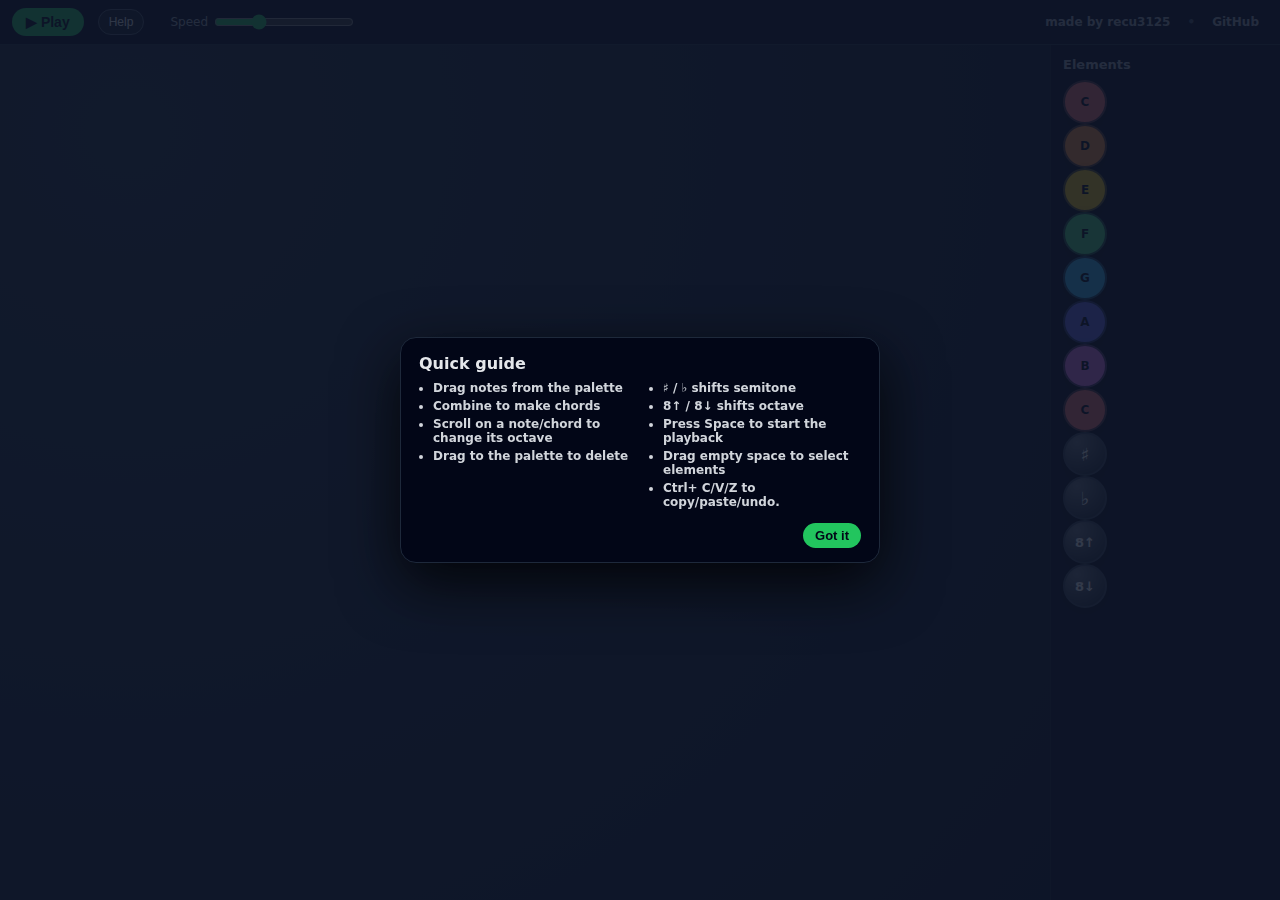
<file: index.html>
<!DOCTYPE html>
<html lang="en">
<head>
  <meta charset="UTF-8" />
  <title>Chord alchemy</title>
  <link rel="stylesheet" href="index.css" />
</head>
<body>
  <div id="app">
    <div id="toolbar">
      <div class="toolbar-left">
        <button id="playButton">▶ Play</button>
        <button id="helpButton">Help</button>
        <label id="speedLabel">
          <span>Speed</span>
          <input id="speedSlider" type="range" min="60" max="600" value="220" />
        </label>
      </div>
      <div class="toolbar-links">
        <a href="https://recu3125.com" target="_blank" rel="noreferrer noopener">made by recu3125</a>
        <span class="link-separator">•</span>
        <a href="https://github.com/recu3125/chordalchemy" target="_blank" rel="noreferrer noopener">GitHub</a>
      </div>
    </div>
    <div id="container">
      <div id="playArea">
        <div id="playHead"></div>
        <div id="selectionBox"></div>

        <div id="palette">
          <h3>Elements</h3>
          <div class="palette-notes">
            <div class="palette-note" data-note="C4">C</div>
            <div class="palette-note" data-note="D4">D</div>
            <div class="palette-note" data-note="E4">E</div>
            <div class="palette-note" data-note="F4">F</div>
            <div class="palette-note" data-note="G4">G</div>
            <div class="palette-note" data-note="A4">A</div>
            <div class="palette-note" data-note="B4">B</div>
            <div class="palette-note" data-note="C5">C</div>
          </div>
          <div class="palette-row">
            <div class="palette-acc" data-acc="sharp">♯</div>
            <div class="palette-acc" data-acc="flat">♭</div>
          </div>
          <div class="palette-row">
            <div class="palette-oct" data-oct="up">8↑</div>
            <div class="palette-oct" data-oct="down">8↓</div>
          </div>
        </div>
      </div>
    </div>
  </div>

  <!-- Floating help overlay -->
  <div id="helpOverlay">
    <div id="helpBox">
      <h2>Quick guide</h2>
      <div class="help-grid">
        <ul>
          <li><b>Drag notes from the palette</b></li>
          <li><b>Combine to make chords</b> </li>
          <li><b>Scroll on a note/chord to change its octave</b></li>
          <li><b>Drag to the palette to delete</b></li>
        </ul>
        <ul>
          <li><b>♯ / ♭ shifts semitone</b> </li>
          <li><b>8↑ / 8↓ shifts octave</b> </li>
          <li><b>Press Space to start the playback</b></li>
          <li><b>Drag empty space to select elements</b></li>
          <li><b>Ctrl+ C/V/Z to copy/paste/undo.</b></li>
        </ul>
      </div>
      <div id="helpActions">
        <button id="helpCloseButton">Got it</button>
      </div>
    </div>
  </div>

  <script src="index.js"></script>
</body>
</html>
</file>
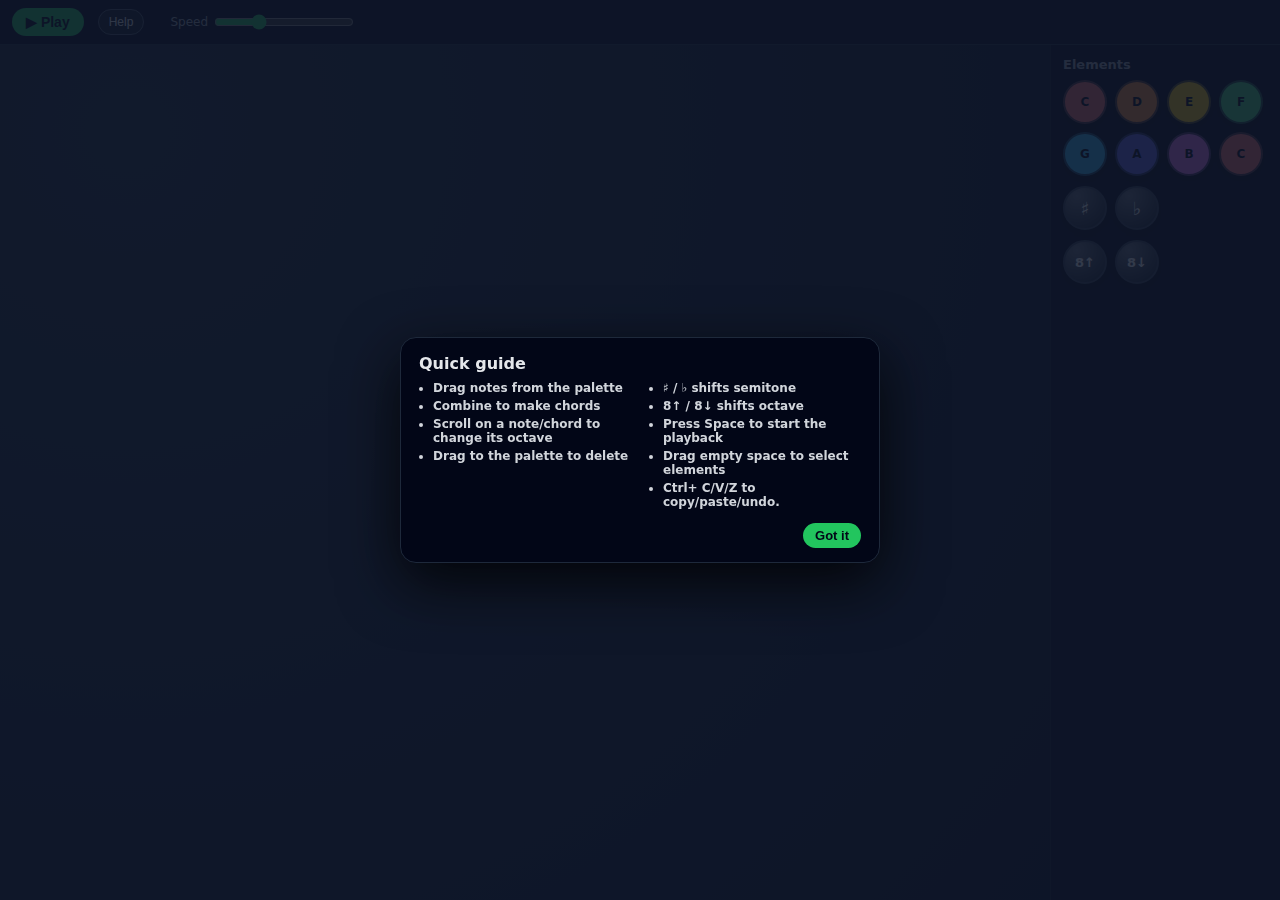
<file: chordalchemy/index.html>
<!DOCTYPE html>
<html lang="en">
<head>
  <meta charset="UTF-8" />
  <title>Chord alchemy</title>
  <link rel="stylesheet" href="index.css" />
</head>
<body>
  <div id="app">
    <div id="toolbar">
      <button id="playButton">▶ Play</button>
      <button id="helpButton">Help</button>
      <label id="speedLabel">
        <span>Speed</span>
        <input id="speedSlider" type="range" min="60" max="600" value="220" />
      </label>
    </div>
    <div id="container">
      <div id="playArea">
        <div id="playHead"></div>
        <div id="selectionBox"></div>

        <div id="palette">
          <h3>Elements</h3>
          <div class="palette-notes">
            <div class="palette-note" data-note="C4">C</div>
            <div class="palette-note" data-note="D4">D</div>
            <div class="palette-note" data-note="E4">E</div>
            <div class="palette-note" data-note="F4">F</div>
            <div class="palette-note" data-note="G4">G</div>
            <div class="palette-note" data-note="A4">A</div>
            <div class="palette-note" data-note="B4">B</div>
            <div class="palette-note" data-note="C5">C</div>
          </div>
          <div class="palette-row">
            <div class="palette-acc" data-acc="sharp">♯</div>
            <div class="palette-acc" data-acc="flat">♭</div>
          </div>
          <div class="palette-row">
            <div class="palette-oct" data-oct="up">8↑</div>
            <div class="palette-oct" data-oct="down">8↓</div>
          </div>
        </div>
      </div>
    </div>
  </div>

  <!-- Floating help overlay -->
  <div id="helpOverlay">
    <div id="helpBox">
      <h2>Quick guide</h2>
      <div class="help-grid">
        <ul>
          <li><b>Drag notes from the palette</b></li>
          <li><b>Combine to make chords</b> </li>
          <li><b>Scroll on a note/chord to change its octave</b></li>
          <li><b>Drag to the palette to delete</b></li>
        </ul>
        <ul>
          <li><b>♯ / ♭ shifts semitone</b> </li>
          <li><b>8↑ / 8↓ shifts octave</b> </li>
          <li><b>Press Space to start the playback</b></li>
          <li><b>Drag empty space to select elements</b></li>
          <li><b>Ctrl+ C/V/Z to copy/paste/undo.</b></li>
        </ul>
      </div>
      <div id="helpActions">
        <button id="helpCloseButton">Got it</button>
      </div>
    </div>
  </div>

  <script src="index.js"></script>
</body>
</html>
</file>
<file: index.css>
:root {
  --mobile-palette-max-height: 30vh;
  --mobile-palette-padding: 160px;
}

* {
  box-sizing: border-box;
  user-select: none;
}
body {
  margin: 0;
  font-family: system-ui, -apple-system, BlinkMacSystemFont, "Segoe UI", sans-serif;
  background: #0f172a;
  color: #e5e7eb;
  height: 100vh;
  display: flex;
  flex-direction: column;
  overflow: hidden;
}
html, body {
  height: 100%;
}
#app {
  display: flex;
  flex-direction: column;
  height: 100%;
  overflow: hidden;
}
#toolbar {
  padding: 8px 12px;
  display: flex;
  align-items: center;
  justify-content: space-between;
  gap: 10px;
  flex-wrap: wrap;
  border-bottom: 1px solid #1f2937;
  background: #020617;
  font-size: 12px;
}
.toolbar-left {
  display: flex;
  align-items: center;
  gap: 10px;
  flex: 1;
  min-width: 0;
}
.toolbar-links {
  display: flex;
  align-items: center;
  gap: 8px;
  flex: 1;
  justify-content: flex-end;
  flex-wrap: wrap;
  min-width: 0;
  color: #9ca3af;
  font-weight: 600;
}
.toolbar-links a {
  color: inherit;
  text-decoration: none;
  padding: 4px 8px;
  border-radius: 999px;
  border: 1px solid transparent;
  transition: color 0.15s ease, border-color 0.15s ease, background 0.15s ease;
}
.toolbar-links a:hover {
  color: #f9fafb;
  border-color: #334155;
  background: rgba(255, 255, 255, 0.04);
}
.link-separator {
  color: #475569;
}
#playButton {
  padding: 6px 14px;
  border-radius: 999px;
  border: none;
  font-size: 14px;
  cursor: pointer;
  background: #22c55e;
  color: #020617;
  font-weight: 600;
}
#playButton.playing {
  background: #ef4444;
  color: #f9fafb;
}
#helpButton {
  padding: 5px 10px;
  border-radius: 999px;
  border: 1px solid #4b5563;
  background: #111827;
  color: #e5e7eb;
  font-size: 12px;
  cursor: pointer;
  margin-left: 4px;
}
#speedLabel {
  display: flex;
  align-items: center;
  gap: 4px;
  color: #9ca3af;
  margin-left: 16px;
}
#speedLabel span {
  white-space: nowrap;
}
#speedSlider {
  width: 140px;
  accent-color: #22c55e;
}

#container {
  flex: 1;
  display: flex;
  min-height: 0;
  overflow: hidden;
}

#playArea {
  flex: 1;
  position: relative;
  background: radial-gradient(circle at 10% 10%, #1f2937, #020617);
  overflow: hidden;
}

#palette {
  position: absolute;
  top: 0;
  right: 0;
  width: 230px;
  height: 100%;
  padding: 12px;
  background: rgba(2, 6, 23, 0.96);
  display: flex;
  flex-direction: column;
  border-left: 1px solid #111827;
  z-index: 10;
  overflow-y: auto;
}
#palette h3 {
  margin: 0 0 8px 0;
  font-size: 13px;
  color: #9ca3af;
}
.palette-items {
  display: flex;
  flex-wrap: wrap;
  gap: 8px;
}
.palette-note,
.palette-acc,
.palette-oct {
  aspect-ratio: 1 / 1;
  flex: 0 0 44px;
}
.palette-note {
  width: 44px;
  height: 44px;
  border-radius: 50%;
  display: flex;
  align-items: center;
  justify-content: center;
  font-size: 12px;
  font-weight: 600;
  cursor: grab;
  border: 2px solid rgba(15, 23, 42, 0.7);
  box-shadow: 0 4px 10px rgba(0, 0, 0, 0.4);
}
.palette-acc,
.palette-oct {
  width: 44px;
  height: 44px;
  border-radius: 50%;
  display: flex;
  align-items: center;
  justify-content: center;
  font-size: 18px;
  font-weight: 700;
  cursor: grab;
  border: 2px solid #374151;
  background: radial-gradient(circle at 30% 20%, #6b7280, #111827);
  color: #f9fafb;
  box-shadow: 0 4px 10px rgba(0,0,0,0.5);
}
.palette-oct {
  font-size: 13px;
  font-weight: 600;
}

@media (max-width: 900px), (orientation: portrait) {
  #speedLabel {
    display: none;
  }

  #playArea {
    padding-bottom: var(--mobile-palette-padding);
  }

  #palette {
    top: auto;
    bottom: 0;
    left: 0;
    width: 100%;
    height: auto;
    max-height: var(--mobile-palette-max-height);
    min-height: 140px;
    border-left: none;
    border-top: 1px solid #111827;
    box-shadow: 0 -12px 24px rgba(0, 0, 0, 0.6);
    overflow: hidden;
  }

  #palette h3 {
    text-align: center;
    margin-bottom: 10px;
  }

  .palette-items {
    justify-content: flex-start;
    flex-direction: row;
    flex-wrap: wrap;
    align-content: flex-start;
    overflow-x: hidden;
    overflow-y: auto;
    width: 100%;
    padding: 4px 2px 8px;
    gap: 10px;
    -webkit-overflow-scrolling: touch;
  }
}

.item {
  position: absolute;
  display: flex;
  align-items: center;
  justify-content: center;
  cursor: grab;
  font-size: 12px;
  font-weight: 600;
  color: #020617;
  border-radius: 999px;
  border: 2px solid rgba(15, 23, 42, 0.8);
  box-shadow: 0 8px 18px rgba(0, 0, 0, 0.5);
  transition: box-shadow 0.1s;
  z-index: 20;
  outline-offset: 0;
}
.item.note {
  width: 50px;
  height: 50px;
  border-radius: 50%;
}
.item.chord {
  min-width: 70px;
  height: 32px;
  padding: 0 10px;
  font-size: 12px;
  color: #f9fafb;
}
.item.accidental {
  width: 40px;
  height: 40px;
  border-radius: 50%;
  font-size: 20px;
  background: radial-gradient(circle at 30% 20%, #6b7280, #111827);
  color: #f9fafb;
}
.item.octave {
  width: 44px;
  height: 44px;
  border-radius: 50%;
  font-size: 13px;
  background: radial-gradient(circle at 30% 20%, #4b5563, #020617);
  color: #f9fafb;
}
.item.selected {
  box-shadow:
    0 0 0 4px rgba(250, 250, 210, 0.8),
    0 8px 20px rgba(0, 0, 0, 0.9);
}
.item:active {
  cursor: grabbing;
}

#playHead {
  position: absolute;
  top: 0;
  bottom: 0;
  width: 2px;
  background: rgba(248, 250, 252, 0.8);
  box-shadow: 0 0 10px rgba(248, 250, 252, 0.9);
  pointer-events: none;
  display: none;
  z-index: 5;
}

#selectionBox {
  position: absolute;
  border: 1px dashed #60a5fa;
  background: rgba(37, 99, 235, 0.15);
  pointer-events: none;
  display: none;
  z-index: 5;
}

/* Help overlay */
#helpOverlay {
  position: fixed;
  inset: 0;
  background: rgba(15, 23, 42, 0.85);
  display: none;
  align-items: center;
  justify-content: center;
  z-index: 100;
}
#helpOverlay.visible {
  display: flex;
}
#helpBox {
  width: 480px;
  max-width: calc(100% - 32px);
  background: #020617;
  border-radius: 16px;
  border: 1px solid #1e293b;
  padding: 16px 18px 14px;
  box-shadow: 0 20px 60px rgba(0, 0, 0, 0.8);
  font-size: 13px;
  color: #e5e7eb;
}
#helpBox h2 {
  margin: 0 0 8px 0;
  font-size: 16px;
}
#helpBox p {
  margin: 4px 0 6px 0;
  color: #9ca3af;
}
.help-grid {
  display: grid;
  grid-template-columns: repeat(2, minmax(0, 1fr));
  gap: 6px 18px;
  margin-top: 6px;
}
.help-grid ul {
  margin: 0;
  padding-left: 14px;
  list-style: disc;
  font-size: 12px;
  color: #d1d5db;
}
.help-grid li {
  margin-bottom: 4px;
}
#helpFooter {
  margin-top: 8px;
  font-size: 11px;
  color: #9ca3af;
}
#helpActions {
  margin-top: 10px;
  display: flex;
  justify-content: flex-end;
  gap: 8px;
}
#helpCloseButton {
  padding: 5px 12px;
  border-radius: 999px;
  border: none;
  font-size: 13px;
  cursor: pointer;
  background: #22c55e;
  color: #020617;
  font-weight: 600;
}

#hoverTooltip {
  position: absolute;
  padding: 8px 10px;
  border-radius: 10px;
  background: rgba(2, 6, 23, 0.94);
  border: 1px solid #1e293b;
  color: #e5e7eb;
  font-size: 12px;
  line-height: 1.4;
  box-shadow: 0 12px 32px rgba(0, 0, 0, 0.65);
  pointer-events: none;
  opacity: 0;
  transform: translateY(4px);
  transition: opacity 0.12s ease, transform 0.12s ease;
  z-index: 120;
}

#hoverTooltip.visible {
  opacity: 1;
  transform: translateY(0);
}
</file>
<file: chordalchemy/index.css>
* {
  box-sizing: border-box;
  user-select: none;
}
body {
  margin: 0;
  font-family: system-ui, -apple-system, BlinkMacSystemFont, "Segoe UI", sans-serif;
  background: #0f172a;
  color: #e5e7eb;
  height: 100vh;
  display: flex;
  flex-direction: column;
}
#app {
  display: flex;
  flex-direction: column;
  height: 100%;
}
#toolbar {
  padding: 8px 12px;
  display: flex;
  align-items: center;
  gap: 10px;
  border-bottom: 1px solid #1f2937;
  background: #020617;
  font-size: 12px;
}
#playButton {
  padding: 6px 14px;
  border-radius: 999px;
  border: none;
  font-size: 14px;
  cursor: pointer;
  background: #22c55e;
  color: #020617;
  font-weight: 600;
}
#playButton.playing {
  background: #ef4444;
  color: #f9fafb;
}
#helpButton {
  padding: 5px 10px;
  border-radius: 999px;
  border: 1px solid #4b5563;
  background: #111827;
  color: #e5e7eb;
  font-size: 12px;
  cursor: pointer;
  margin-left: 4px;
}
#speedLabel {
  display: flex;
  align-items: center;
  gap: 4px;
  color: #9ca3af;
  margin-left: 16px;
}
#speedLabel span {
  white-space: nowrap;
}
#speedSlider {
  width: 140px;
  accent-color: #22c55e;
}

#container {
  flex: 1;
  display: flex;
  min-height: 0;
}

#playArea {
  flex: 1;
  position: relative;
  background: radial-gradient(circle at 10% 10%, #1f2937, #020617);
  overflow: hidden;
}

#palette {
  position: absolute;
  top: 0;
  right: 0;
  width: 230px;
  height: 100%;
  padding: 12px;
  background: rgba(2, 6, 23, 0.96);
  display: flex;
  flex-direction: column;
  border-left: 1px solid #111827;
  z-index: 10;
}
#palette h3 {
  margin: 0 0 8px 0;
  font-size: 13px;
  color: #9ca3af;
}
.palette-notes {
  display: flex;
  flex-wrap: wrap;
  gap: 8px;
}
.palette-note {
  width: 44px;
  height: 44px;
  border-radius: 50%;
  display: flex;
  align-items: center;
  justify-content: center;
  font-size: 12px;
  font-weight: 600;
  cursor: grab;
  border: 2px solid rgba(15, 23, 42, 0.7);
  box-shadow: 0 4px 10px rgba(0, 0, 0, 0.4);
}
.palette-row {
  margin-top: 10px;
  display: flex;
  gap: 8px;
}
.palette-acc,
.palette-oct {
  width: 44px;
  height: 44px;
  border-radius: 50%;
  display: flex;
  align-items: center;
  justify-content: center;
  font-size: 18px;
  font-weight: 700;
  cursor: grab;
  border: 2px solid #374151;
  background: radial-gradient(circle at 30% 20%, #6b7280, #111827);
  color: #f9fafb;
  box-shadow: 0 4px 10px rgba(0,0,0,0.5);
}
.palette-oct {
  font-size: 13px;
  font-weight: 600;
}

.item {
  position: absolute;
  display: flex;
  align-items: center;
  justify-content: center;
  cursor: grab;
  font-size: 12px;
  font-weight: 600;
  color: #020617;
  border-radius: 999px;
  border: 2px solid rgba(15, 23, 42, 0.8);
  box-shadow: 0 8px 18px rgba(0, 0, 0, 0.5);
  transition: box-shadow 0.1s;
  z-index: 20;
  outline-offset: 0;
}
.item.note {
  width: 50px;
  height: 50px;
  border-radius: 50%;
}
.item.chord {
  min-width: 70px;
  height: 32px;
  padding: 0 10px;
  font-size: 12px;
  color: #f9fafb;
}
.item.accidental {
  width: 40px;
  height: 40px;
  border-radius: 50%;
  font-size: 20px;
  background: radial-gradient(circle at 30% 20%, #6b7280, #111827);
  color: #f9fafb;
}
.item.octave {
  width: 44px;
  height: 44px;
  border-radius: 50%;
  font-size: 13px;
  background: radial-gradient(circle at 30% 20%, #4b5563, #020617);
  color: #f9fafb;
}
.item.selected {
  box-shadow:
    0 0 0 4px rgba(250, 250, 210, 0.8),
    0 8px 20px rgba(0, 0, 0, 0.9);
}
.item:active {
  cursor: grabbing;
}

#playHead {
  position: absolute;
  top: 0;
  bottom: 0;
  width: 2px;
  background: rgba(248, 250, 252, 0.8);
  box-shadow: 0 0 10px rgba(248, 250, 252, 0.9);
  pointer-events: none;
  display: none;
  z-index: 5;
}

#selectionBox {
  position: absolute;
  border: 1px dashed #60a5fa;
  background: rgba(37, 99, 235, 0.15);
  pointer-events: none;
  display: none;
  z-index: 5;
}

/* Help overlay */
#helpOverlay {
  position: fixed;
  inset: 0;
  background: rgba(15, 23, 42, 0.85);
  display: none;
  align-items: center;
  justify-content: center;
  z-index: 100;
}
#helpOverlay.visible {
  display: flex;
}
#helpBox {
  width: 480px;
  max-width: calc(100% - 32px);
  background: #020617;
  border-radius: 16px;
  border: 1px solid #1e293b;
  padding: 16px 18px 14px;
  box-shadow: 0 20px 60px rgba(0, 0, 0, 0.8);
  font-size: 13px;
  color: #e5e7eb;
}
#helpBox h2 {
  margin: 0 0 8px 0;
  font-size: 16px;
}
#helpBox p {
  margin: 4px 0 6px 0;
  color: #9ca3af;
}
.help-grid {
  display: grid;
  grid-template-columns: repeat(2, minmax(0, 1fr));
  gap: 6px 18px;
  margin-top: 6px;
}
.help-grid ul {
  margin: 0;
  padding-left: 14px;
  list-style: disc;
  font-size: 12px;
  color: #d1d5db;
}
.help-grid li {
  margin-bottom: 4px;
}
#helpFooter {
  margin-top: 8px;
  font-size: 11px;
  color: #9ca3af;
}
#helpActions {
  margin-top: 10px;
  display: flex;
  justify-content: flex-end;
  gap: 8px;
}
#helpCloseButton {
  padding: 5px 12px;
  border-radius: 999px;
  border: none;
  font-size: 13px;
  cursor: pointer;
  background: #22c55e;
  color: #020617;
  font-weight: 600;
}
</file>
